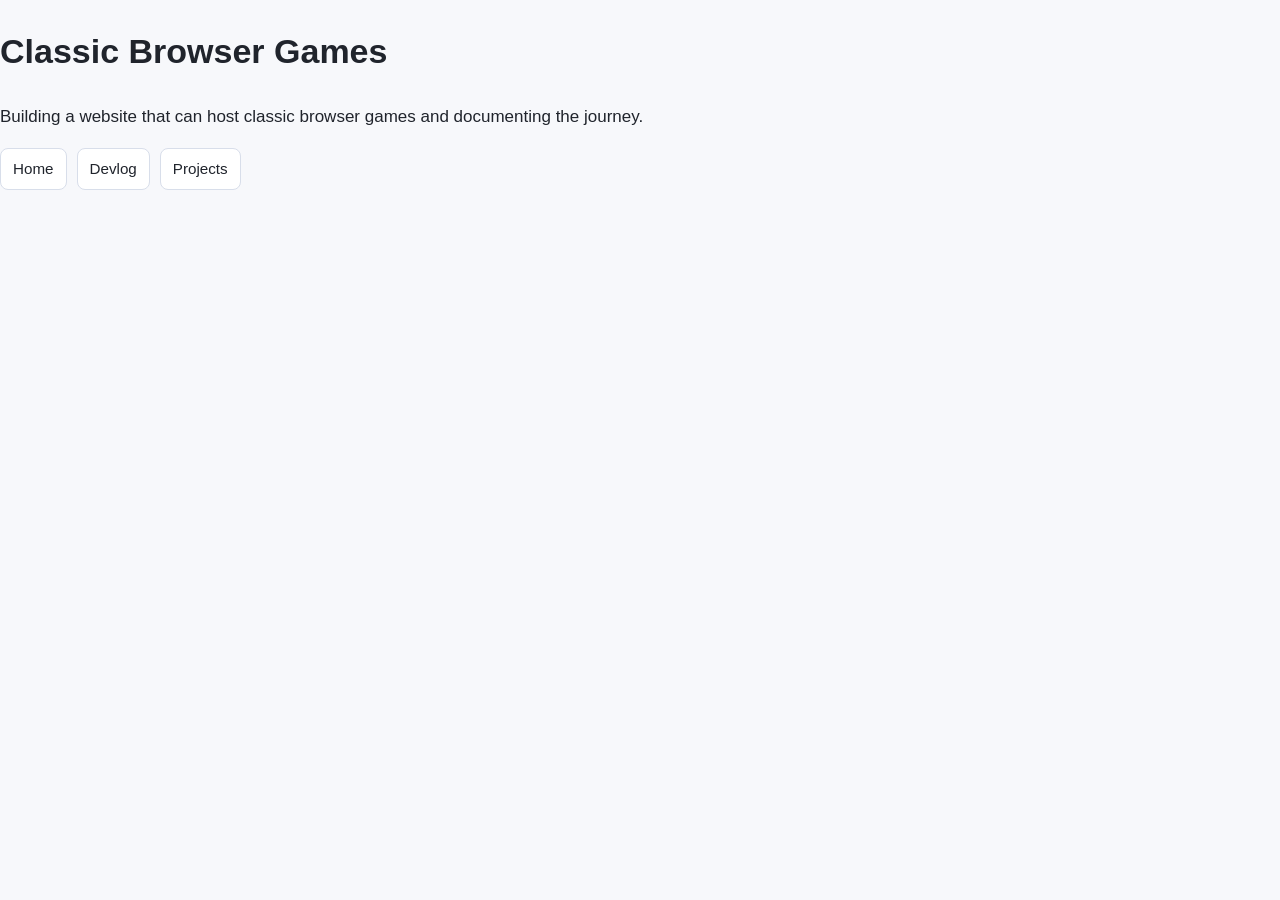
<file: index.html>
<!DOCTYPE html>
<html lang="en">
<head>
    <meta charset="UTF-8">
    <meta name="viewport" content="width=device-width, initial-scale=1.0">
    <title>Classic Browser Games</title>

    <link rel="stylesheet" href="styles.css">
</head>
<body>

    <h1>Classic Browser Games</h1>

    <p>
        Building a website that can host classic browser games and documenting the journey.
    </p>

    <nav>
        <a href="index.html">Home</a>
        <a href="devlog.html">Devlog</a>
        <a href="projects.html">Projects</a>
    </nav>

</body>
</html>
</file>
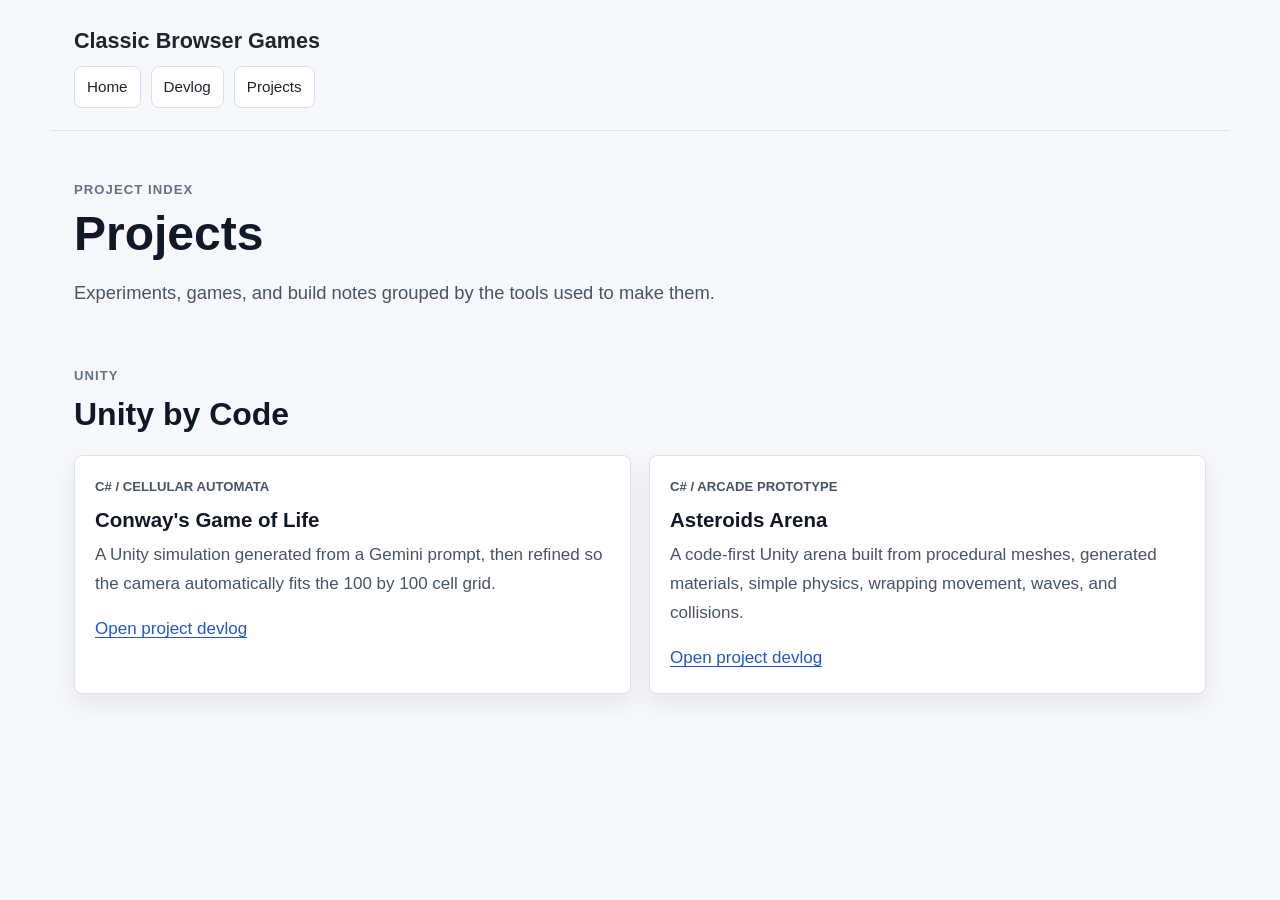
<file: projects.html>
﻿<!DOCTYPE html>
<html lang="en">
<head>
    <meta charset="UTF-8">
    <meta name="viewport" content="width=device-width, initial-scale=1.0">
    <title>Projects | Classic Browser Games</title>
    <link rel="stylesheet" href="styles.css">
</head>
<body>

<header class="site-header">
    <h1>Classic Browser Games</h1>

    <nav>
        <a href="index.html">Home</a>
        <a href="devlog.html">Devlog</a>
        <a href="projects.html">Projects</a>
    </nav>
</header>

<main class="projects-page">
    <p class="eyebrow">Project index</p>
    <h1>Projects</h1>
    <p class="lede">
        Experiments, games, and build notes grouped by the tools used to make them.
    </p>

    <section class="project-category" id="unity-by-code">
        <div class="category-heading">
            <p class="eyebrow">Unity</p>
            <h2>Unity by Code</h2>
        </div>

        <div class="project-grid">
            <article class="project-card">
                <p class="project-tag">C# / Cellular automata</p>
                <h3>Conway's Game of Life</h3>
                <p>
                    A Unity simulation generated from a Gemini prompt, then refined so
                    the camera automatically fits the 100 by 100 cell grid.
                </p>
                <a href="unity-game-of-life.html">Open project devlog</a>
            </article>

            <article class="project-card">
                <p class="project-tag">C# / Arcade prototype</p>
                <h3>Asteroids Arena</h3>
                <p>
                    A code-first Unity arena built from procedural meshes, generated
                    materials, simple physics, wrapping movement, waves, and collisions.
                </p>
                <a href="asteroids-arena-game.html">Open project devlog</a>
            </article>
        </div>
    </section>
</main>

</body>
</html>
</file>
<file: styles.css>
* {
    box-sizing: border-box;
}

html {
    scroll-behavior: smooth;
}

body {
    margin: 0;
    background: #f7f8fb;
    color: #20242c;
    font-family: Arial, Helvetica, sans-serif;
    font-size: 17px;
    line-height: 1.7;
}

a {
    color: #2457c5;
    text-underline-offset: 3px;
}

a:hover {
    color: #163a86;
}

.site-header {
    max-width: 1180px;
    margin: 0 auto;
    padding: 28px 24px 22px;
    border-bottom: 1px solid #dfe3ea;
}

.site-header h1 {
    margin: 0 0 12px;
    font-size: 1.35rem;
    line-height: 1.2;
}

nav {
    display: flex;
    flex-wrap: wrap;
    gap: 10px;
}

nav a {
    border: 1px solid #d8deea;
    border-radius: 8px;
    padding: 7px 12px;
    background: #ffffff;
    color: #20242c;
    font-size: 0.95rem;
    text-decoration: none;
}

nav a:hover {
    border-color: #aeb9ce;
    color: #2457c5;
}

.page-layout {
    display: grid;
    grid-template-columns: minmax(0, 1fr) 280px;
    gap: 56px;
    max-width: 1180px;
    margin: 0 auto;
    padding: 48px 24px 72px;
}

.article {
    max-width: 780px;
}

.eyebrow {
    margin: 0 0 8px;
    color: #667085;
    font-size: 0.82rem;
    font-weight: 700;
    letter-spacing: 0.08em;
    text-transform: uppercase;
}

.article > h1 {
    margin: 0;
    color: #111827;
    font-size: 3rem;
    line-height: 1.05;
}

.lede {
    max-width: 680px;
    margin: 18px 0 56px;
    color: #475467;
    font-size: 1.15rem;
}

.projects-page {
    max-width: 1180px;
    margin: 0 auto;
    padding: 48px 24px 72px;
}

.projects-page > h1 {
    margin: 0;
    color: #111827;
    font-size: 3rem;
    line-height: 1.05;
}

.project-category {
    margin-bottom: 64px;
    padding-bottom: 48px;
}

.category-heading {
    margin-bottom: 22px;
}

.category-heading h2 {
    margin: 0;
}

.project-grid {
    display: grid;
    grid-template-columns: repeat(auto-fit, minmax(240px, 1fr));
    gap: 18px;
}

.project-card {
    border: 1px solid #dfe3ea;
    border-radius: 8px;
    background: #ffffff;
    padding: 20px;
    box-shadow: 0 10px 24px rgba(16, 24, 40, 0.08);
}

.project-card h3 {
    margin: 0 0 8px;
    color: #101828;
    font-size: 1.28rem;
}

.project-card p {
    color: #475467;
}

.project-tag {
    margin-bottom: 8px;
    color: #667085;
    font-size: 0.82rem;
    font-weight: 700;
    text-transform: uppercase;
}

section {
    margin-bottom: 88px;
    padding-bottom: 56px;
    border-bottom: 1px solid #dde3ee;
}

section:last-child {
    border-bottom: none;
}

section h2 {
    margin: 0 0 18px;
    color: #101828;
    font-size: 2rem;
    line-height: 1.2;
}

section h3 {
    margin: 36px 0 10px;
    color: #182230;
    font-size: 1.22rem;
    line-height: 1.3;
}

p {
    margin: 0 0 16px;
}

ul {
    padding-left: 1.3rem;
}

li {
    margin: 6px 0;
}

.screenshot-note {
    margin-bottom: 16px;
    border-left: 4px solid #2457c5;
    background: #ffffff;
    padding: 14px 18px;
}

.screenshot-note p:last-child {
    margin-bottom: 0;
}

.screenshot-gallery {
    display: grid;
    gap: 22px;
    margin: 24px 0 0;
}

.screenshot-figure {
    margin: 22px 0;
}

.screenshot-gallery figure {
    margin: 0;
}

.screenshot-figure img,
.screenshot-gallery img {
    display: block;
    width: 100%;
    height: auto;
    border: 1px solid #202938;
    border-radius: 8px;
    background: #20242c;
}

.screenshot-figure figcaption,
.screenshot-gallery figcaption {
    margin-top: 8px;
    color: #667085;
    font-size: 0.92rem;
    line-height: 1.4;
}

pre {
    position: relative;
    margin: 20px 0;
    border: 1px solid #202938;
    border-radius: 8px;
    background: #111827;
    color: #f5f7fb;
    padding: 52px 20px 18px;
    overflow-x: auto;
    box-shadow: 0 12px 28px rgba(16, 24, 40, 0.14);
}

pre[class*="language-"] {
    background: #111827;
    padding: 52px 20px 18px;
}

pre[data-code-language]::before {
    content: attr(data-code-language);
    position: absolute;
    top: 14px;
    left: 18px;
    color: #a7b0c0;
    font-size: 0.72rem;
    font-weight: 700;
    letter-spacing: 0.08em;
    text-transform: uppercase;
}

.copy-code-button {
    position: absolute;
    top: 10px;
    right: 10px;
    border: 1px solid #344256;
    border-radius: 6px;
    background: #1f2937;
    color: #f5f7fb;
    cursor: pointer;
    font: inherit;
    font-size: 0.78rem;
    line-height: 1;
    padding: 7px 10px;
}

.copy-code-button:hover {
    background: #2b3648;
}

.copy-code-button:focus-visible {
    outline: 2px solid #93c5fd;
    outline-offset: 2px;
}

code {
    font-family: Consolas, "Courier New", monospace;
    font-size: 0.92rem;
}

p code,
li code {
    border: 1px solid #d9e0ec;
    border-radius: 5px;
    background: #ffffff;
    padding: 1px 5px;
    color: #334155;
}

.table-of-contents {
    position: sticky;
    top: 24px;
    align-self: start;
    max-height: calc(100vh - 48px);
    overflow-y: auto;
    overscroll-behavior: contain;
    scrollbar-gutter: stable;
    border: 1px solid #dfe3ea;
    border-radius: 8px;
    background: #ffffff;
    padding: 18px 18px 20px;
    box-shadow: 0 10px 24px rgba(16, 24, 40, 0.08);
}

.table-of-contents h2 {
    margin: 0 0 10px;
    color: #101828;
    font-size: 1rem;
}

.table-of-contents ol {
    margin: 0;
    padding-left: 20px;
}

.table-of-contents ol ol {
    margin: 6px 0 14px;
    padding-left: 16px;
}

.table-of-contents li {
    color: #98a2b3;
    font-size: 0.92rem;
    line-height: 1.4;
}

.table-of-contents a {
    color: #344054;
    text-decoration: none;
}

.table-of-contents a:hover {
    color: #2457c5;
    text-decoration: underline;
}

@media (max-width: 900px) {
    body {
        font-size: 16px;
    }

    .page-layout {
        display: block;
        padding-top: 34px;
    }

    .article > h1 {
        font-size: 2.35rem;
    }

    .projects-page > h1 {
        font-size: 2.35rem;
    }

    .table-of-contents {
        position: static;
        max-height: none;
        overflow: visible;
        margin-top: 32px;
    }
}

@media (max-width: 560px) {
    .site-header,
    .page-layout {
        padding-left: 18px;
        padding-right: 18px;
    }

    section h2 {
        font-size: 1.65rem;
    }

    pre {
        padding: 50px 14px 14px;
    }

    pre[class*="language-"] {
        padding: 50px 14px 14px;
    }
}
</file>
